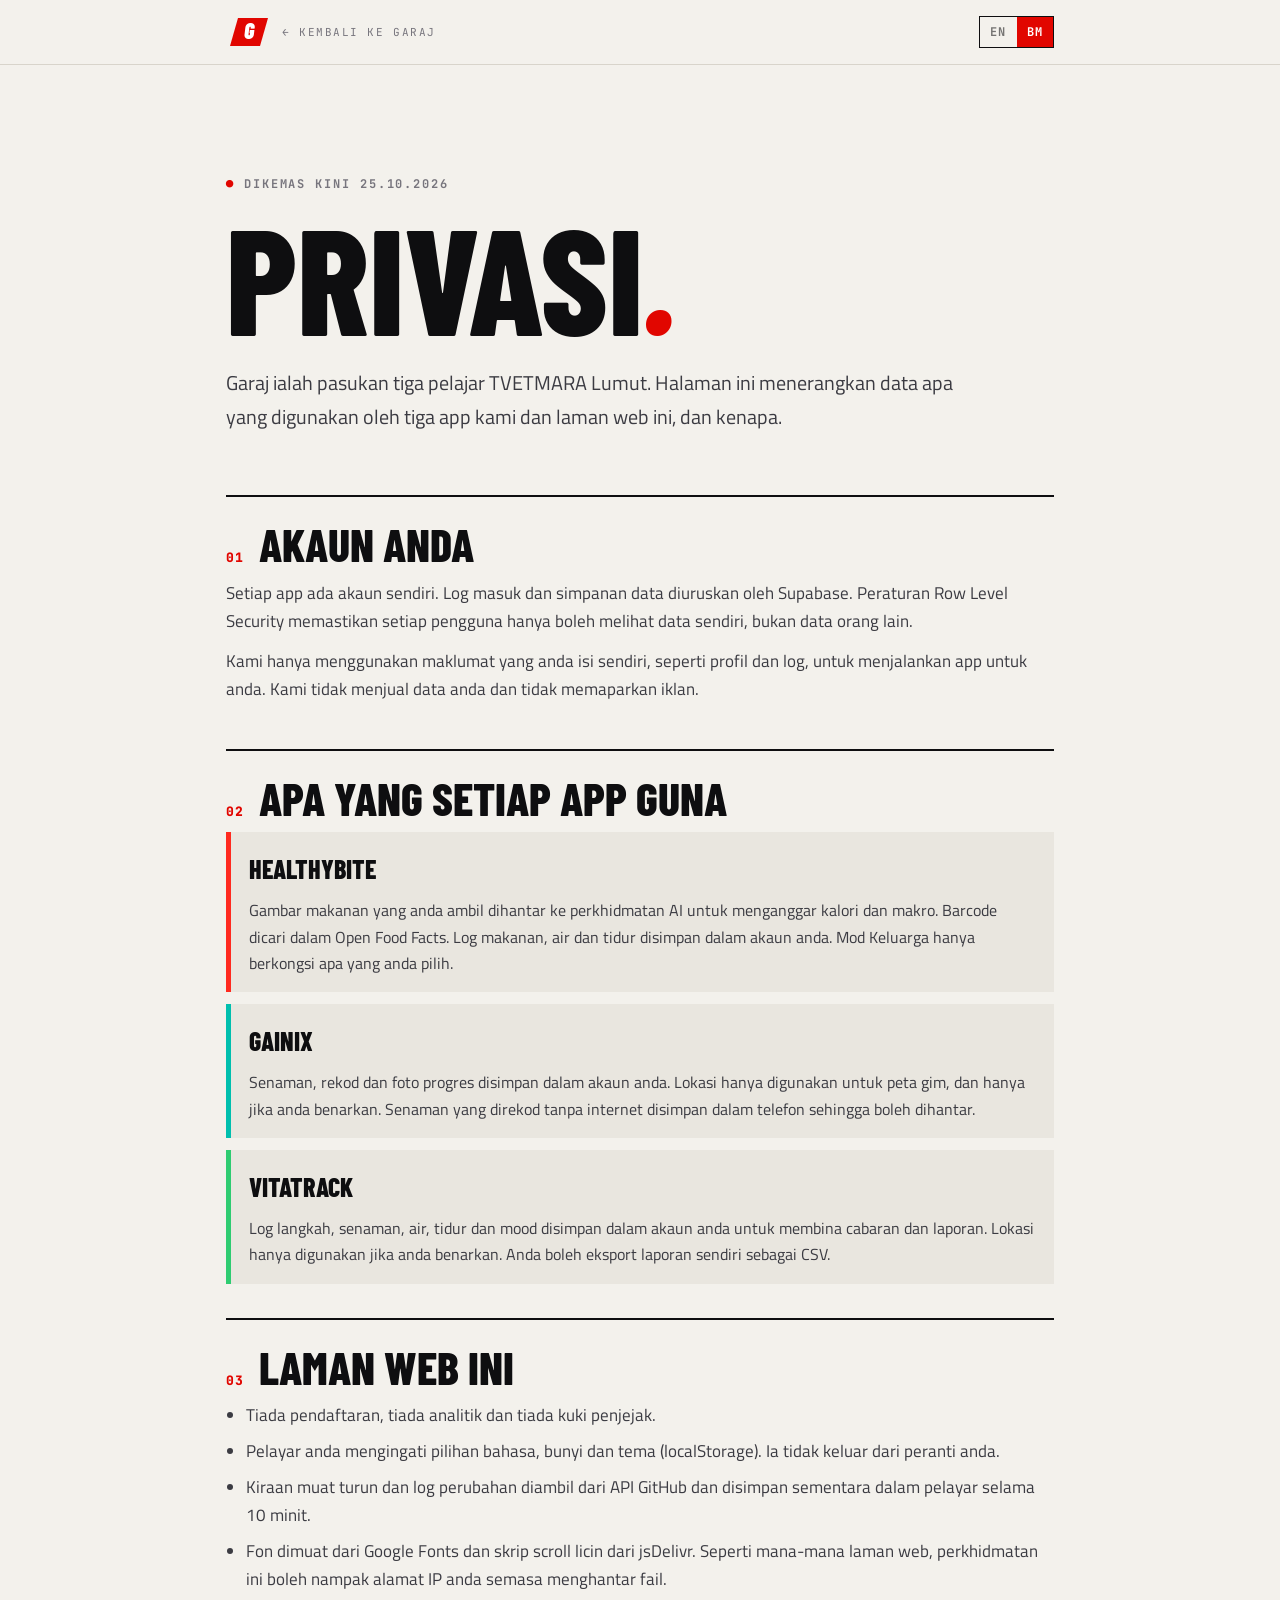
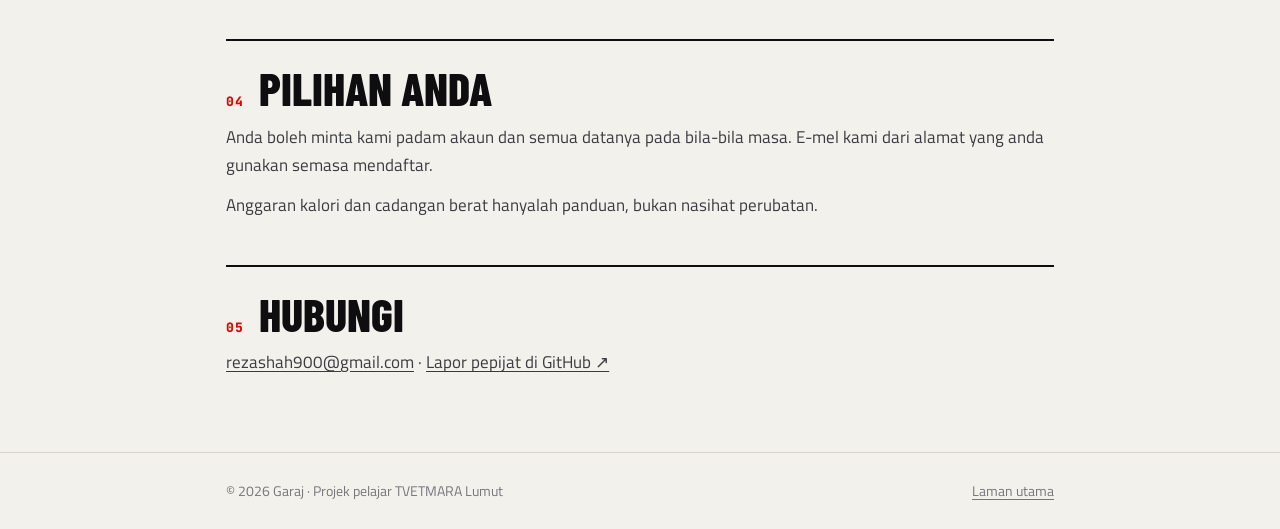
<file: html/privasi.html>
<!doctype html>
<html lang="ms">
<head>
<meta charset="utf-8">
<meta name="viewport" content="width=device-width, initial-scale=1, viewport-fit=cover">
<title>Privasi · Garaj</title>
<meta name="description" content="Bagaimana HealthyBite, Gainix, VitaTrack dan laman Garaj mengendalikan data anda.">
<link rel="canonical" href="https://shahredza.github.io/garaj/html/privasi.html">
<meta name="theme-color" content="#f3f1ec">
<link rel="icon" href="../images/garaj/favicon.svg" type="image/svg+xml">
<link rel="preconnect" href="https://fonts.googleapis.com">
<link rel="preconnect" href="https://fonts.gstatic.com" crossorigin>
<link rel="stylesheet" href="https://fonts.googleapis.com/css2?family=Barlow+Condensed:ital,wght@0,800;1,900&family=Titillium+Web:wght@400;600;700&family=JetBrains+Mono:wght@500;700&display=swap">
<style>
  :root {
    --paper: #f3f1ec; --paper-2: #e9e6df; --ink: #0e0e10; --ink-2: #3b3b42; --muted: #77757d; --line: #d8d4cb; --red: #e10600;
    --display: "Barlow Condensed", "Arial Narrow", Impact, sans-serif;
    --body: "Titillium Web", system-ui, -apple-system, "Segoe UI", sans-serif;
    --mono: "JetBrains Mono", ui-monospace, Menlo, monospace;
    --g: max(16px, env(safe-area-inset-left, 0px));
  }
  html.dk { color-scheme: dark; --paper: #141417; --paper-2: #1c1c21; --ink: #f1efea; --ink-2: #c5c3cb; --muted: #95939c; --line: #2e2e35; }
  * { box-sizing: border-box; }
  body { margin: 0; background: var(--paper); color: var(--ink); font-family: var(--body); font-size: 17px; line-height: 1.65; -webkit-font-smoothing: antialiased; }
  a { color: inherit; text-underline-offset: 3px; }
  a:focus-visible, button:focus-visible { outline: 3px solid var(--red); outline-offset: 3px; }
  .wrap { max-width: 860px; margin: 0 auto; padding: 0 var(--g); }
  .nav { border-bottom: 1px solid var(--line); }
  .nav .wrap { display: flex; align-items: center; gap: 16px; height: 64px; }
  .mark { display: flex; align-items: center; gap: 10px; text-decoration: none; margin-right: auto; }
  .mark svg { width: 46px; height: 32px; }
  .mark span { font-family: var(--mono); font-size: 11px; letter-spacing: .14em; text-transform: uppercase; color: var(--muted); }
  .lang { display: flex; border: 1.5px solid currentColor; }
  .lang button { background: transparent; border: 0; padding: 7px 10px; cursor: pointer; font: 700 12px var(--mono); letter-spacing: .1em; color: inherit; opacity: .55; }
  .lang button[aria-pressed="true"] { background: var(--red); color: #fff; opacity: 1; }
  header.top { padding: clamp(56px, 9vw, 110px) 0 clamp(30px, 5vw, 50px); }
  .eyebrow { font-family: var(--mono); font-size: 12px; font-weight: 700; letter-spacing: .16em; text-transform: uppercase; color: var(--muted); }
  .eyebrow b { color: var(--red); }
  h1, h2 { font-family: var(--display); font-weight: 800; text-transform: uppercase; line-height: .9; margin: 0; }
  h1 { font-size: clamp(64px, 12vw, 150px); margin-top: 14px; }
  h1 i { color: var(--red); }
  .lede { font-size: clamp(18px, 1.6vw, 21px); color: var(--ink-2); margin-top: 22px; max-width: 36em; }
  section { border-top: 2px solid var(--ink); padding: 26px 0 34px; }
  h2 { font-size: clamp(32px, 4vw, 46px); margin-bottom: 14px; display: flex; gap: 14px; align-items: baseline; }
  h2 small { font-family: var(--mono); font-size: 13px; color: var(--red); letter-spacing: .1em; }
  p { margin: 0 0 12px; color: var(--ink-2); }
  ul { margin: 0 0 12px; padding-left: 20px; color: var(--ink-2); }
  li { margin-bottom: 8px; }
  li b, p b { color: var(--ink); }
  .apps { display: grid; gap: 12px; }
  .app { padding: 16px 18px; border-left: 5px solid var(--c); background: var(--paper-2); }
  .app h3 { margin: 0 0 6px; font-family: var(--display); font-weight: 800; font-size: 26px; text-transform: uppercase; }
  .app p { margin: 0; font-size: 16px; }
  footer { border-top: 1px solid var(--line); padding: 26px 0 calc(26px + env(safe-area-inset-bottom, 0px)); font-size: 14px; color: var(--muted); margin-top: 30px; }
  footer .wrap { display: flex; flex-wrap: wrap; gap: 12px 24px; justify-content: space-between; }
</style>
<link rel="stylesheet" href="../css/touch.css">
<script>
  // Tema sama seperti halaman utama: pilihan butang (localStorage "theme"), jika tiada ikut peranti
  (function () {
    var t = null; try { t = localStorage.getItem("theme"); } catch (e) {}
    if (t ? t === "dark" : matchMedia("(prefers-color-scheme: dark)").matches) document.documentElement.classList.add("dk");
  })();
</script>
</head>
<body>
<header class="nav">
  <div class="wrap">
    <a class="mark" href="../index.html" aria-label="Garaj">
      <svg viewBox="0 0 46 32" aria-hidden="true"><path d="M4 30 12 2h30l-8 28Z" fill="#e10600"/><text x="23" y="23" text-anchor="middle" font-family="Barlow Condensed, Arial Narrow, sans-serif" font-style="italic" font-weight="900" font-size="22" fill="#fff">G</text></svg>
      <span data-en="← Back to the garage">← Kembali ke garaj</span>
    </a>
    <div class="lang" role="group" aria-label="Language / Bahasa"><button type="button" data-lang="en">EN</button><button type="button" data-lang="ms" aria-pressed="true">BM</button></div>
  </div>
</header>

<main class="wrap">
  <header class="top">
    <p class="eyebrow"><b>●</b> <span data-en="Updated 25.10.2026">Dikemas kini 25.10.2026</span></p>
    <h1><span data-en="Privacy">Privasi</span><i>.</i></h1>
    <p class="lede"><span data-en="Garaj is a team of three students at TVETMARA Lumut. This page explains what data our three apps and this website use, and why.">Garaj ialah pasukan tiga pelajar TVETMARA Lumut. Halaman ini menerangkan data apa yang digunakan oleh tiga app kami dan laman web ini, dan kenapa.</span></p>
  </header>

  <section>
    <h2><small>01</small><span data-en="Your account">Akaun anda</span></h2>
    <p><span data-en="Each app has its own account. Sign-in and data storage are handled by Supabase. Row Level Security rules make sure each user can only see their own data, not anyone else's.">Setiap app ada akaun sendiri. Log masuk dan simpanan data diuruskan oleh Supabase. Peraturan Row Level Security memastikan setiap pengguna hanya boleh melihat data sendiri, bukan data orang lain.</span></p>
    <p><span data-en="We only use the information you enter yourself, such as your profile and logs, to make the app work for you. We do not sell your data or show ads.">Kami hanya menggunakan maklumat yang anda isi sendiri, seperti profil dan log, untuk menjalankan app untuk anda. Kami tidak menjual data anda dan tidak memaparkan iklan.</span></p>
  </section>

  <section>
    <h2><small>02</small><span data-en="What each app uses">Apa yang setiap app guna</span></h2>
    <div class="apps">
      <div class="app" style="--c:#ff2a1f"><h3>HealthyBite</h3><p><span data-en="Food photos you take are sent to an AI service to estimate calories and macros. Barcodes are looked up in Open Food Facts. Meal, water and sleep logs are saved to your account. Family Mode only shares what you choose to share.">Gambar makanan yang anda ambil dihantar ke perkhidmatan AI untuk menganggar kalori dan makro. Barcode dicari dalam Open Food Facts. Log makanan, air dan tidur disimpan dalam akaun anda. Mod Keluarga hanya berkongsi apa yang anda pilih.</span></p></div>
      <div class="app" style="--c:#00bfae"><h3>Gainix</h3><p><span data-en="Workouts, records and progress photos are saved to your account. Your location is only used for the gym map, and only if you allow it. Workouts logged offline are kept on your phone until they can be sent.">Senaman, rekod dan foto progres disimpan dalam akaun anda. Lokasi hanya digunakan untuk peta gim, dan hanya jika anda benarkan. Senaman yang direkod tanpa internet disimpan dalam telefon sehingga boleh dihantar.</span></p></div>
      <div class="app" style="--c:#2ecc71"><h3>VitaTrack</h3><p><span data-en="Steps, workouts, water, sleep and mood logs are saved to your account to build your challenges and reports. Location is only used if you allow it. You can export your own reports as CSV.">Log langkah, senaman, air, tidur dan mood disimpan dalam akaun anda untuk membina cabaran dan laporan. Lokasi hanya digunakan jika anda benarkan. Anda boleh eksport laporan sendiri sebagai CSV.</span></p></div>
    </div>
  </section>

  <section>
    <h2><small>03</small><span data-en="This website">Laman web ini</span></h2>
    <ul>
      <li><span data-en="No sign-up, no analytics and no tracking cookies.">Tiada pendaftaran, tiada analitik dan tiada kuki penjejak.</span></li>
      <li><span data-en="Your browser remembers your language, sound and theme choices (localStorage). They never leave your device.">Pelayar anda mengingati pilihan bahasa, bunyi dan tema (localStorage). Ia tidak keluar dari peranti anda.</span></li>
      <li><span data-en="Download counts and changelogs come from the GitHub API and are cached in your browser for 10 minutes.">Kiraan muat turun dan log perubahan diambil dari API GitHub dan disimpan sementara dalam pelayar selama 10 minit.</span></li>
      <li><span data-en="Fonts load from Google Fonts and the smooth-scroll script from jsDelivr. Like any website, these services can see your IP address when they send files.">Fon dimuat dari Google Fonts dan skrip scroll licin dari jsDelivr. Seperti mana-mana laman web, perkhidmatan ini boleh nampak alamat IP anda semasa menghantar fail.</span></li>
    </ul>
  </section>

  <section>
    <h2><small>04</small><span data-en="Your choices">Pilihan anda</span></h2>
    <p><span data-en="You can ask us to delete your account and all its data at any time. Email us from the address you signed up with.">Anda boleh minta kami padam akaun dan semua datanya pada bila-bila masa. E-mel kami dari alamat yang anda gunakan semasa mendaftar.</span></p>
    <p><span data-en="Calorie estimates and weight suggestions are guidance only, not medical advice.">Anggaran kalori dan cadangan berat hanyalah panduan, bukan nasihat perubatan.</span></p>
  </section>

  <section>
    <h2><small>05</small><span data-en="Contact">Hubungi</span></h2>
    <p><a href="mailto:rezashah900@gmail.com">rezashah900@gmail.com</a> · <a href="https://github.com/shahredza/garaj/issues/new" target="_blank" rel="noopener"><span data-en="Report a bug on GitHub ↗">Lapor pepijat di GitHub ↗</span></a></p>
  </section>
</main>

<footer><div class="wrap"><span>© 2026 Garaj · <span data-en="TVETMARA Lumut student projects">Projek pelajar TVETMARA Lumut</span></span><a href="../index.html"><span data-en="Home">Laman utama</span></a></div></footer>

<script>
  (function () {
    var spans = document.querySelectorAll("[data-en]");
    spans.forEach(function (s) { s.dataset.ms = s.textContent; });
    function setLang(l) {
      spans.forEach(function (s) { s.textContent = l === "en" ? s.dataset.en : s.dataset.ms; });
      document.documentElement.lang = l === "en" ? "en" : "ms";
      document.title = l === "en" ? "Privacy · Garaj" : "Privasi · Garaj";
      document.querySelectorAll(".lang button").forEach(function (b) { b.setAttribute("aria-pressed", String(b.dataset.lang === l)); });
      try { localStorage.setItem("lang", l); } catch (e) {}
    }
    document.querySelectorAll(".lang button").forEach(function (b) { b.addEventListener("click", function () { setLang(b.dataset.lang); }); });
    var saved = null; try { saved = localStorage.getItem("lang"); } catch (e) {}
    if (saved === "en") setLang("en");
  })();
</script>
<script src="../js/egg.js"></script>
</body>
</html>
</file>
<file: css/touch.css>
/* Telefon dan iPad: dipakai oleh semua halaman.
   Sasaran sentuh sekurang-kurangnya 44 x 44 px pada skrin sentuh (garis panduan Apple). */
@media (pointer: coarse) {
  .lang button { min-height: 40px; min-width: 44px; }
  .snd, .theme-btn { min-height: 44px; min-width: 44px; justify-content: center; }
  .chap-btn { min-height: 44px; }
  .back, .cue, .scroll-cue { display: inline-flex; align-items: center; min-height: 44px; }
  footer a, .contact a { display: inline-flex; align-items: center; min-height: 44px; }
  .qz-again { min-height: 44px; }
}

/* Telefon kecil: nav halaman utama mesti muat dalam 360 px. Butang Bab jadi ikon sahaja (teks kekal untuk pembaca skrin). */
@media (max-width: 430px) {
  .nav .wrap { gap: 6px; }
  .nav .chap-btn { font-size: 0; gap: 0; min-width: 44px; justify-content: center; padding: 0 12px; margin-left: 6px; }
  .nav .theme-btn { margin-left: 0; }
}
</file>
